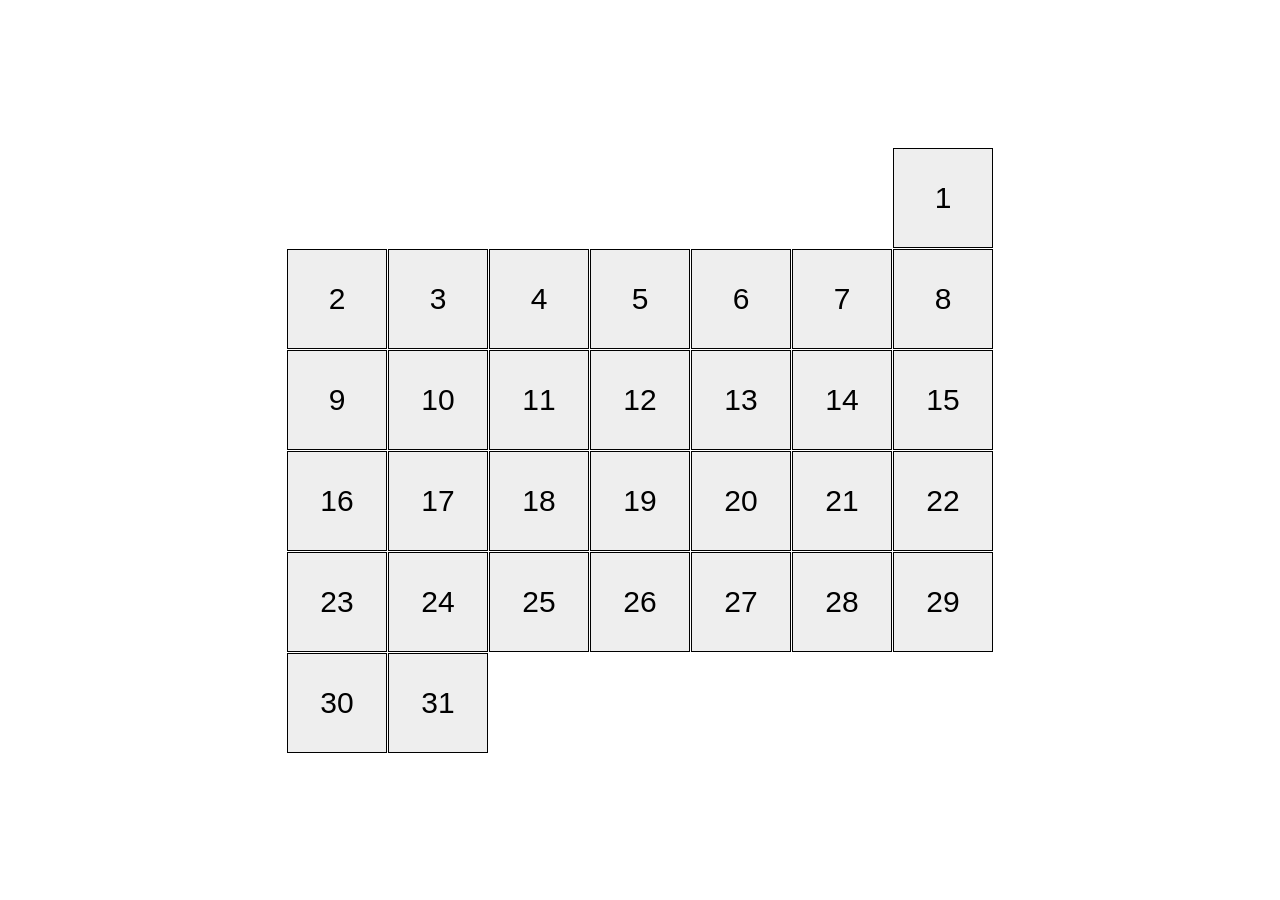
<file: index.html>
<!doctype html><html lang="en"><head><meta charset="utf-8"><meta name="viewport" content="width=device-width, initial-scale=1.0"><title>Calendar</title><link rel="stylesheet" href="index.008b5777.css"></head><body> <div class="calendar calendar--month-length-31 calendar--start-day-sun"> <div class="calendar__day"></div> <div class="calendar__day"></div> <div class="calendar__day"></div> <div class="calendar__day"></div> <div class="calendar__day"></div> <div class="calendar__day"></div> <div class="calendar__day"></div> <div class="calendar__day"></div> <div class="calendar__day"></div> <div class="calendar__day"></div> <div class="calendar__day"></div> <div class="calendar__day"></div> <div class="calendar__day"></div> <div class="calendar__day"></div> <div class="calendar__day"></div> <div class="calendar__day"></div> <div class="calendar__day"></div> <div class="calendar__day"></div> <div class="calendar__day"></div> <div class="calendar__day"></div> <div class="calendar__day"></div> <div class="calendar__day"></div> <div class="calendar__day"></div> <div class="calendar__day"></div> <div class="calendar__day"></div> <div class="calendar__day"></div> <div class="calendar__day"></div> <div class="calendar__day"></div> <div class="calendar__day"></div> <div class="calendar__day"></div> <div class="calendar__day"></div> </div> </body></html>
</file>
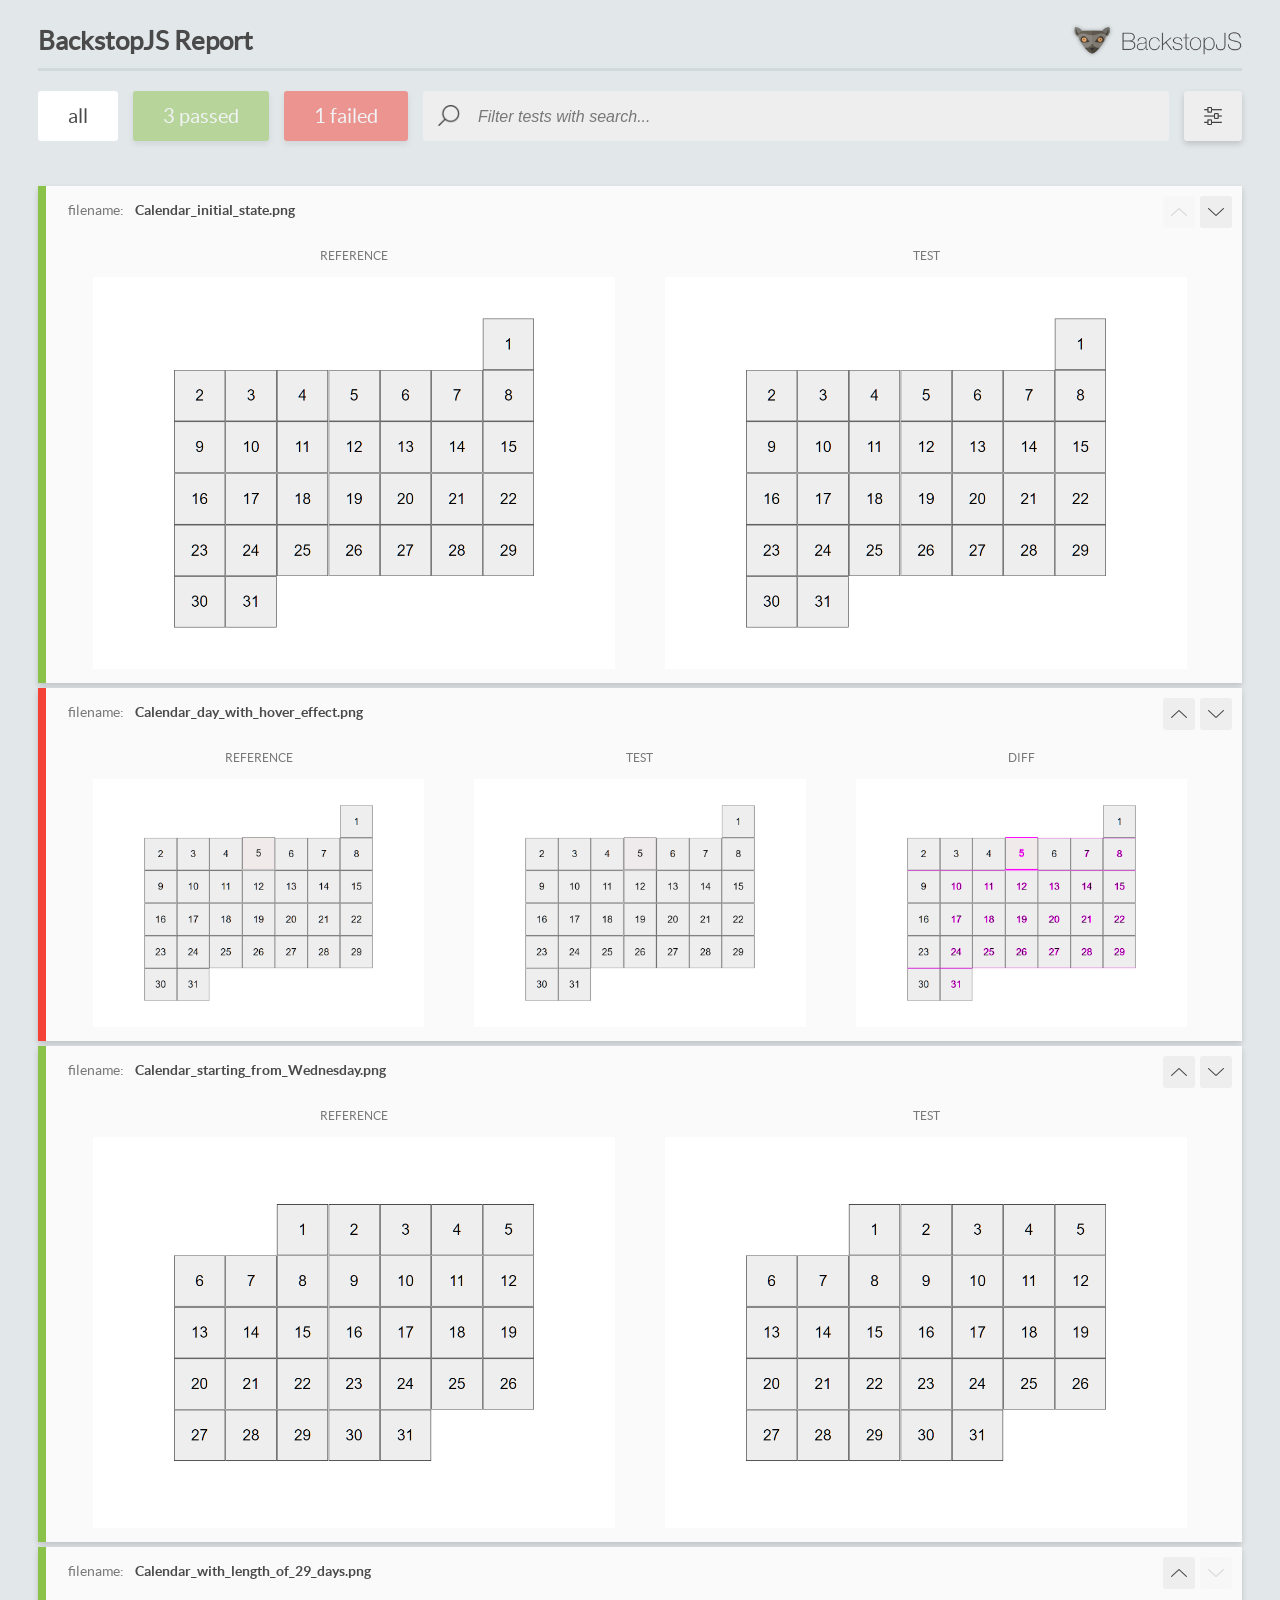
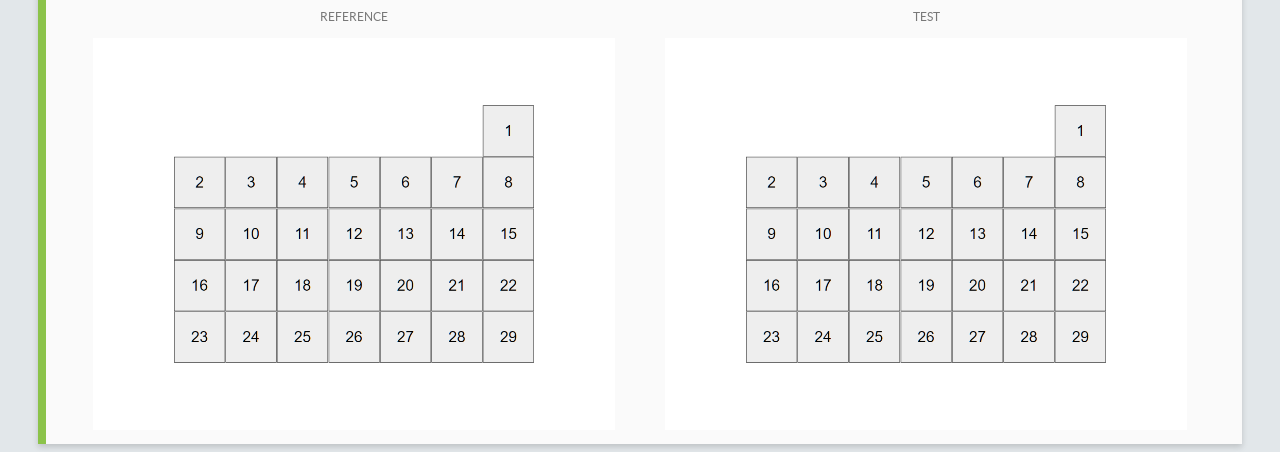
<file: report/html_report/index.html>
<!DOCTYPE html>
<html>
  <head>
    <meta charset="utf-8">
    <!-- Disable Cache -->
    <meta http-equiv="Cache-Control" content="no-cache, no-store, must-revalidate">
    <meta http-equiv="Pragma" content="no-cache">
    <meta http-equiv="Expires" content="0">

    <title>BackstopJS Report</title>

    <style>
      @font-face {
          font-family: 'latoregular';
          src: url('./assets/fonts/lato-regular-webfont.woff2') format('woff2'),
              url('./assets/fonts/lato-regular-webfont.woff') format('woff');
          font-weight: 400;
          font-style: normal;
      }
      @font-face {
          font-family: 'latobold';
          src: url('./assets/fonts/lato-bold-webfont.woff2') format('woff2'),
              url('./assets/fonts/lato-bold-webfont.woff') format('woff');
          font-weight: 700;
          font-style: normal;
      }

      .ReactModal__Body--open {
          overflow: hidden;
      }
      .ReactModal__Body--open .header {
        display: none;
      }

    </style>
  </head>
  <body style="background-color: #E2E7EA">
    <div id="root">

    </div>
    <script>
      function report (report) { // eslint-disable-line no-unused-vars
        window.tests = report;
      }
    </script>
    <script src="config.js"></script>
    <script src="index_bundle.js"></script>
  </body>
</html>
</file>
<file: index.008b5777.css>
body{justify-content:center;align-items:center;height:100vh;margin:0;display:flex}.calendar{box-sizing:border-box;flex-wrap:wrap;justify-content:flex-start;align-items:center;gap:1px;width:726px;padding:10px;display:flex}.calendar__day{box-sizing:border-box;background-color:#eee;border:1px solid #000;justify-content:center;align-items:center;width:100px;height:100px;font-family:Arial,sans-serif;font-size:30px;transition:all .5s;display:flex;position:relative}.calendar__day:hover{cursor:pointer;background-color:#ffbfcb;transform:translateY(-20px)}.calendar__day:first-child:before{content:"1";position:absolute}.calendar__day:nth-child(2):before{content:"2";position:absolute}.calendar__day:nth-child(3):before{content:"3";position:absolute}.calendar__day:nth-child(4):before{content:"4";position:absolute}.calendar__day:nth-child(5):before{content:"5";position:absolute}.calendar__day:nth-child(6):before{content:"6";position:absolute}.calendar__day:nth-child(7):before{content:"7";position:absolute}.calendar__day:nth-child(8):before{content:"8";position:absolute}.calendar__day:nth-child(9):before{content:"9";position:absolute}.calendar__day:nth-child(10):before{content:"10";position:absolute}.calendar__day:nth-child(11):before{content:"11";position:absolute}.calendar__day:nth-child(12):before{content:"12";position:absolute}.calendar__day:nth-child(13):before{content:"13";position:absolute}.calendar__day:nth-child(14):before{content:"14";position:absolute}.calendar__day:nth-child(15):before{content:"15";position:absolute}.calendar__day:nth-child(16):before{content:"16";position:absolute}.calendar__day:nth-child(17):before{content:"17";position:absolute}.calendar__day:nth-child(18):before{content:"18";position:absolute}.calendar__day:nth-child(19):before{content:"19";position:absolute}.calendar__day:nth-child(20):before{content:"20";position:absolute}.calendar__day:nth-child(21):before{content:"21";position:absolute}.calendar__day:nth-child(22):before{content:"22";position:absolute}.calendar__day:nth-child(23):before{content:"23";position:absolute}.calendar__day:nth-child(24):before{content:"24";position:absolute}.calendar__day:nth-child(25):before{content:"25";position:absolute}.calendar__day:nth-child(26):before{content:"26";position:absolute}.calendar__day:nth-child(27):before{content:"27";position:absolute}.calendar__day:nth-child(28):before{content:"28";position:absolute}.calendar__day:nth-child(29):before{content:"29";position:absolute}.calendar__day:nth-child(30):before{content:"30";position:absolute}.calendar__day:nth-child(31):before{content:"31";position:absolute}.calendar--month-length-31 .calendar__day:nth-child(n+32),.calendar--month-length-28 .calendar__day:nth-child(n+29),.calendar--month-length-29 .calendar__day:nth-child(n+30),.calendar--month-length-30 .calendar__day:nth-child(n+31){display:none}.calendar--start-day-mon .calendar__day:first-child{margin-left:0}.calendar--start-day-tue .calendar__day:first-child{margin-left:101px}.calendar--start-day-wed .calendar__day:first-child{margin-left:202px}.calendar--start-day-thu .calendar__day:first-child{margin-left:303px}.calendar--start-day-fri .calendar__day:first-child{margin-left:404px}.calendar--start-day-sat .calendar__day:first-child{margin-left:505px}.calendar--start-day-sun .calendar__day:first-child{margin-left:606px}
/*# sourceMappingURL=index.008b5777.css.map */
</file>
